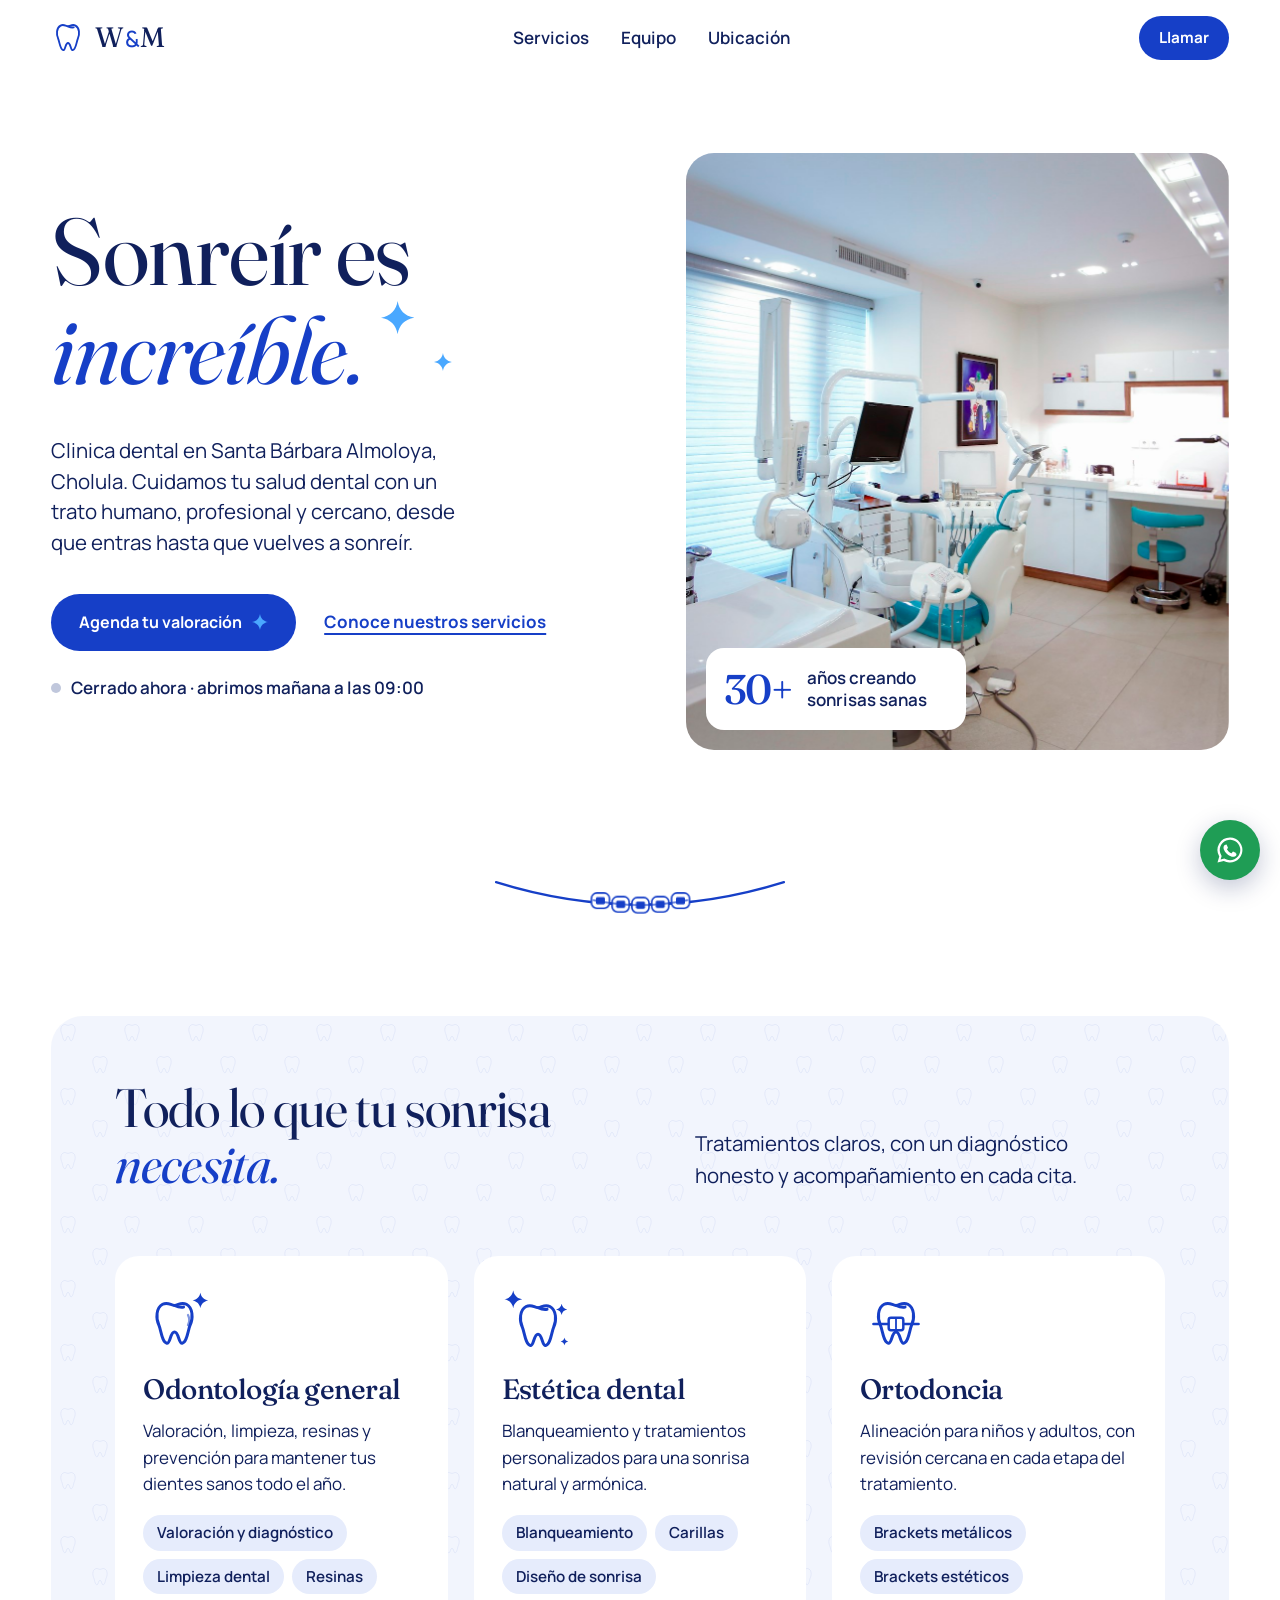
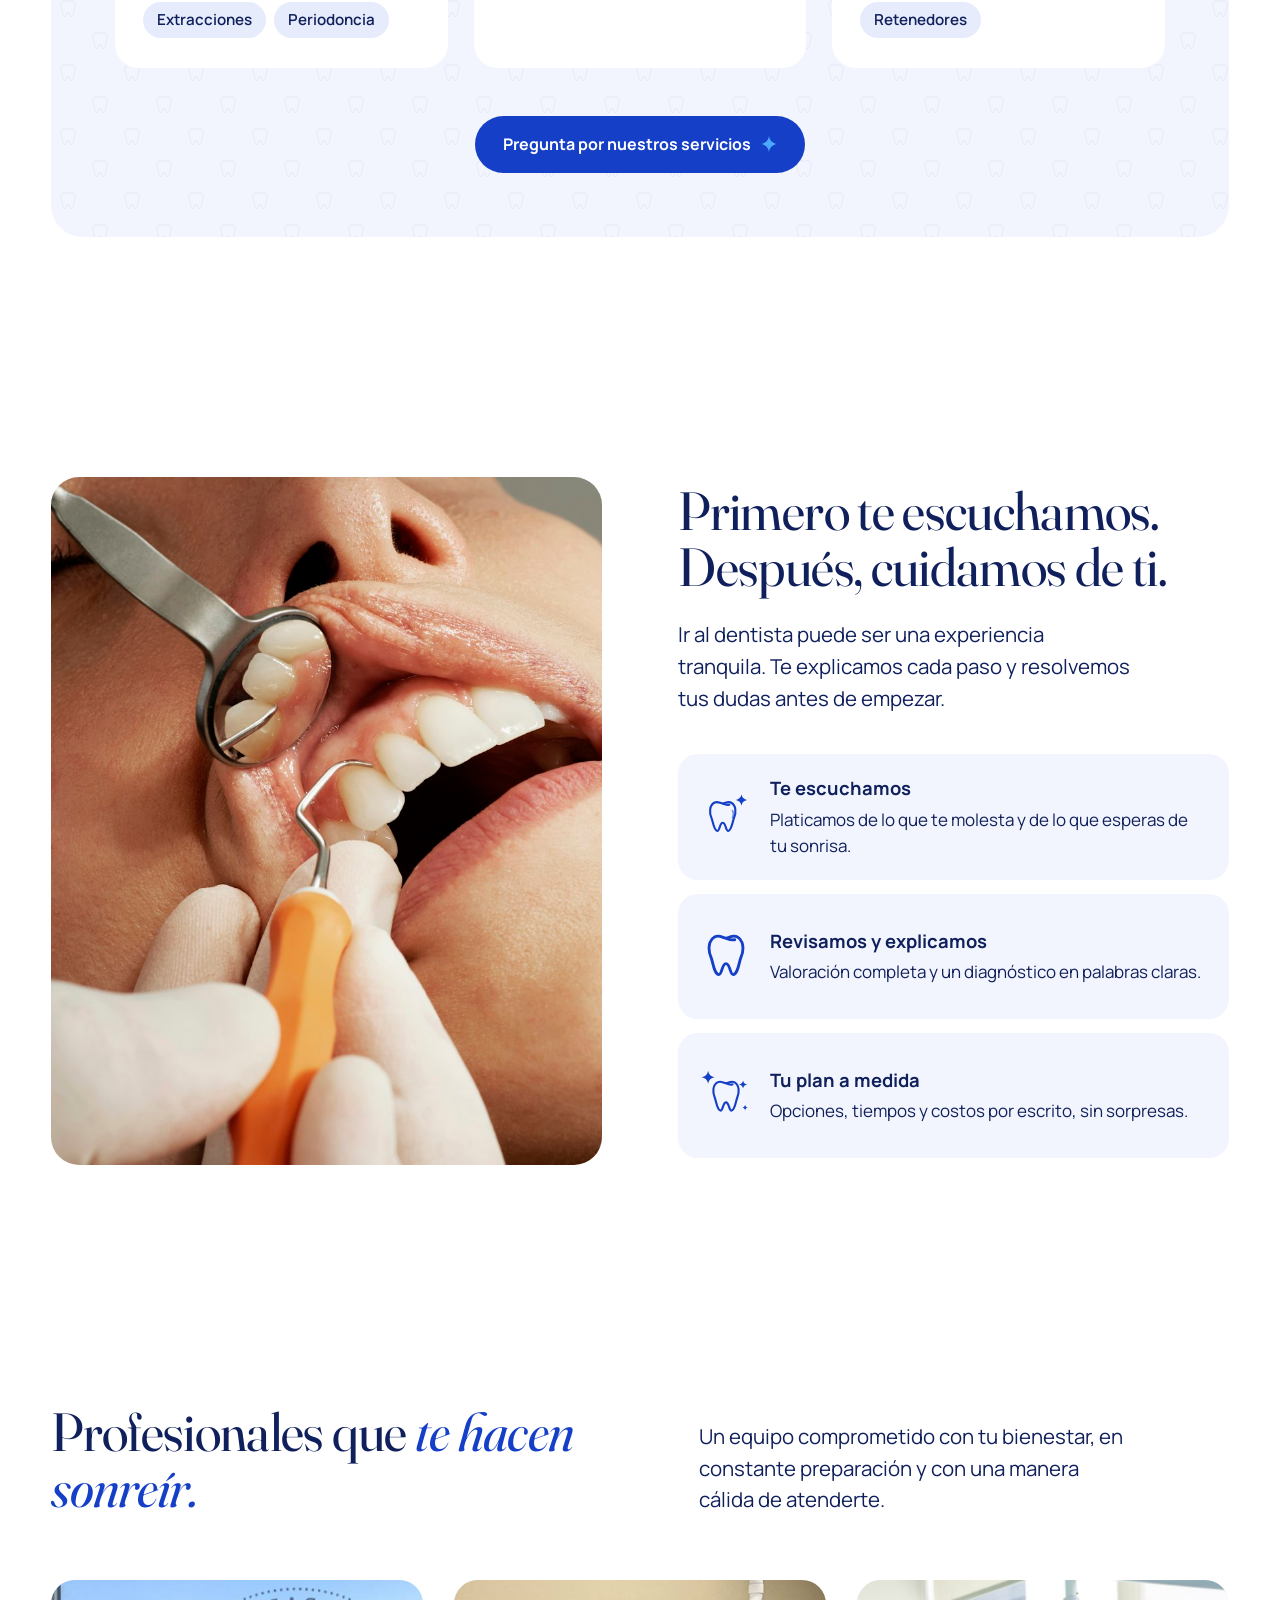
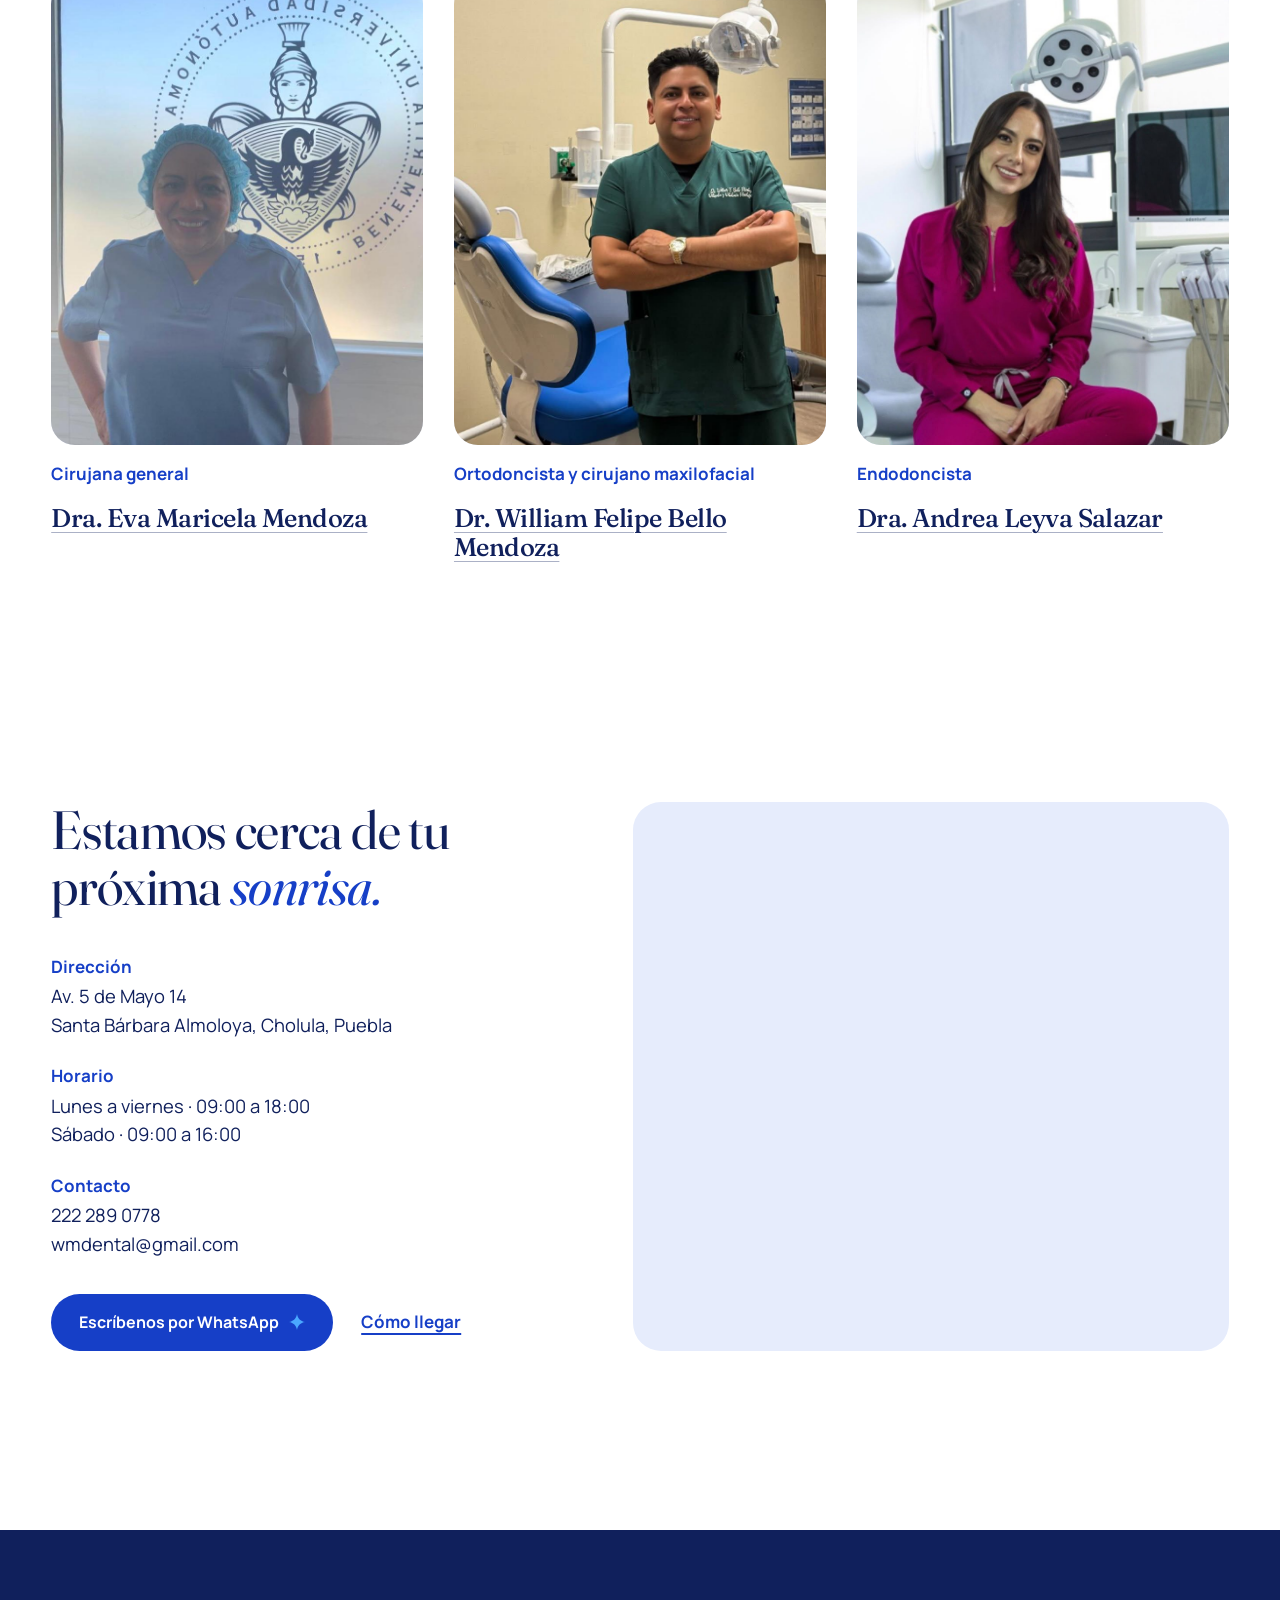
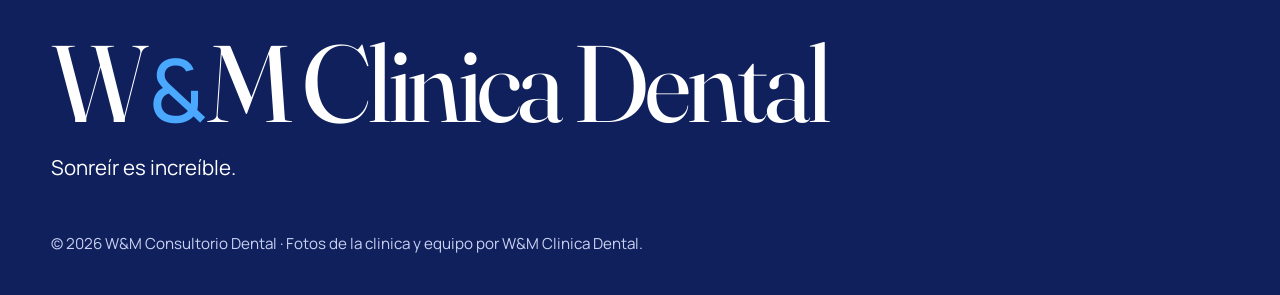
<file: index.html>
<!doctype html>
<html lang="es">
<head>
  <meta charset="UTF-8">
  <meta name="viewport" content="width=device-width, initial-scale=1.0">
  <title>W&amp;M Clinica Dental · Santa Bárbara Almoloya, Cholula</title>
  <meta name="description" content="Clinica dental en Santa Bárbara Almoloya, Cholula, Puebla. Odontología general, estética dental y ortodoncia.">
  <link rel="icon" href="img/favicon.svg" type="image/svg+xml">
  <link rel="preconnect" href="https://fonts.googleapis.com">
  <link rel="preconnect" href="https://fonts.gstatic.com" crossorigin>
  <link href="https://fonts.googleapis.com/css2?family=Fraunces:ital,opsz,wght@0,9..144,400;0,9..144,500;1,9..144,400;1,9..144,500&family=Manrope:wght@400;500;600;700&display=swap" rel="stylesheet">
  <link rel="stylesheet" href="css/estilos.css">
</head>
<body>
  <!-- Dibujos propios: diente del logo, variantes por servicio y destello -->
  <svg width="0" height="0" class="sprite" aria-hidden="true">
    <defs>
      <symbol id="diente" viewBox="0 0 40 40">
        <path d="M11.2 5.4C6.4 8 6 15.6 8.5 21.1c1.5 3.3 2.2 12.5 5.8 13.2 2.7.5 2.4-8.4 5.7-8.4s3 8.9 5.7 8.4c3.6-.7 4.3-9.9 5.8-13.2C34 15.6 33.6 8 28.8 5.4c-3.9-2.1-6.1.8-8.8.8s-4.9-2.9-8.8-.8Z" fill="none" stroke="currentColor" stroke-width="2.2" stroke-linejoin="round"/>
        <path d="M20 6.3c2.2 1 4.2 1.7 6.7 1.2" fill="none" stroke="currentColor" stroke-width="2.2" stroke-linecap="round"/>
      </symbol>
      <symbol id="destello" viewBox="0 0 20 20">
        <path d="M10 0c.8 5.5 4.5 9.2 10 10-5.5.8-9.2 4.5-10 10-.8-5.5-4.5-9.2-10-10 5.5-.8 9.2-4.5 10-10Z" fill="currentColor"/>
      </symbol>
      <symbol id="diente-limpio" viewBox="0 0 64 64">
        <use href="#diente" x="4" y="8" width="48" height="48"/>
        <use href="#destello" x="44" y="4" width="14" height="14" class="brillo"/>
        <path d="M40 24c1.5 3 1.5 6 0 9" fill="none" stroke="currentColor" stroke-width="2" stroke-linecap="round" opacity=".55"/>
      </symbol>
      <symbol id="diente-estetica" viewBox="0 0 64 64">
        <use href="#diente" x="8" y="10" width="48" height="48"/>
        <use href="#destello" x="2" y="2" width="16" height="16" class="brillo"/>
        <use href="#destello" x="48" y="14" width="10" height="10" class="brillo"/>
        <use href="#destello" x="52" y="44" width="7" height="7" class="brillo"/>
      </symbol>
      <symbol id="diente-brackets" viewBox="0 0 64 64">
        <use href="#diente" x="8" y="8" width="48" height="48"/>
        <path class="b-alambre" d="M12 32h40" stroke="currentColor" stroke-width="2.4" stroke-linecap="round"/>
        <g class="b-bracket">
          <rect x="25.5" y="26.5" width="13" height="11" rx="2" fill="var(--fondo)" stroke="currentColor" stroke-width="2.2"/>
          <path d="M32 26.5v11" stroke="currentColor" stroke-width="1.6"/>
        </g>
      </symbol>
    </defs>
  </svg>

  <a class="saltar" href="#contenido">Saltar al contenido</a>

  <header class="barra">
    <div class="marco barra-dentro">
      <a class="marca" href="#inicio" aria-label="W&amp;M Clinica Dental, inicio">
        <svg class="marca-diente" aria-hidden="true"><use href="#diente"/></svg>
        <span class="marca-nombre">W<span>&amp;</span>M</span>
      </a>
      <nav class="menu" aria-label="Navegación principal">
        <a href="#servicios">Servicios</a>
        <a href="#equipo">Equipo</a>
        <a href="#ubicacion">Ubicación</a>
      </nav>
      <a class="boton boton-chico" data-tel href="tel:+522222890778">Llamar</a>
    </div>
  </header>

  <main id="contenido">
    <!-- Portada -->
    <section class="portada marco" id="inicio" aria-labelledby="titulo-portada">
      <div class="portada-texto">
        <h1 id="titulo-portada">
          <span data-campo="portada.titulo">Sonreír es</span>
          <span class="acento-envoltura">
            <em data-campo="portada.titulo_destacado">increíble.</em>
            <svg class="destello d1" aria-hidden="true"><use href="#destello"/></svg>
            <svg class="destello d2" aria-hidden="true"><use href="#destello"/></svg>
          </span>
        </h1>
        <p class="portada-copia" data-campo="portada.texto">Clinica dental en Santa Bárbara Almoloya, Cholula.</p>
        <div class="acciones">
          <a class="boton boton-principal" data-whatsapp href="https://wa.me/522222890778">
            <span data-campo="portada.boton">Agenda tu valoración</span>
            <svg class="destello-boton" aria-hidden="true"><use href="#destello"/></svg>
          </a>
          <a class="enlace" href="#servicios">Conoce nuestros servicios</a>
        </div>
        <p class="estado" data-estado aria-live="polite"></p>
      </div>
      <figure class="portada-foto">
        <img data-foto="portada" src="img/fotos/consultorio.jpg" alt="Sillón y equipo de un consultorio dental moderno" width="1800" height="1200" fetchpriority="high">
        <figcaption class="portada-dato">
          <strong data-campo="portada.dato_numero">10+</strong>
          <span data-campo="portada.dato_texto">años creando sonrisas sanas</span>
        </figcaption>
      </figure>
    </section>

    <div class="sonrisa" aria-hidden="true"><svg viewBox="0 0 400 46"><use href="#sonrisa"/></svg></div>

    <!-- Servicios -->
    <section class="seccion servicios" id="servicios" aria-labelledby="titulo-servicios">
      <div class="marco">
        <div class="cabeza">
          <h2 id="titulo-servicios">Todo lo que tu sonrisa <em>necesita.</em></h2>
          <p data-campo="servicios_intro"></p>
        </div>
        <div class="servicios-lista" data-lista="servicios"></div>
        <div class="servicios-pie">
          <a class="boton boton-principal" data-whatsapp-servicios href="https://wa.me/522222890778">
            <span data-campo="servicios_boton">Pregunta por nuestros servicios</span>
            <svg class="destello-boton" aria-hidden="true"><use href="#destello"/></svg>
          </a>
        </div>
      </div>
    </section>

    <div class="sonrisa" aria-hidden="true"><svg viewBox="0 0 400 46"><use href="#sonrisa"/></svg></div>

    <!-- Proceso -->
    <section class="seccion proceso" aria-labelledby="titulo-proceso">
      <div class="marco proceso-dentro">
        <img class="proceso-foto" data-foto="proceso" src="img/fotos/atencion.jpg" alt="" width="1400" height="933" loading="lazy">
        <div class="proceso-texto">
          <h2 id="titulo-proceso" data-campo="proceso.titulo">Primero te escuchamos. Después, cuidamos de ti.</h2>
          <p data-campo="proceso.texto"></p>
          <ol class="pasos" data-lista="pasos"></ol>
        </div>
      </div>
    </section>

    <div class="sonrisa" aria-hidden="true"><svg viewBox="0 0 400 46"><use href="#sonrisa"/></svg></div>

    <!-- Equipo -->
    <section class="seccion equipo" id="equipo" aria-labelledby="titulo-equipo">
      <div class="marco">
        <div class="cabeza">
          <h2 id="titulo-equipo">Profesionales que <em>te hacen sonreír.</em></h2>
          <p data-campo="equipo_intro"></p>
        </div>
        <div class="equipo-lista" data-lista="equipo"></div>
      </div>
    </section>

    <div class="sonrisa" aria-hidden="true"><svg viewBox="0 0 400 46"><use href="#sonrisa"/></svg></div>

    <!-- Ubicación -->
    <section class="seccion ubicacion" id="ubicacion" aria-labelledby="titulo-ubicacion">
      <div class="marco ubicacion-dentro">
        <div class="ubicacion-texto">
          <h2 id="titulo-ubicacion">Estamos cerca de tu próxima <em>sonrisa.</em></h2>
          <dl class="datos">
            <div><dt>Dirección</dt><dd><span data-campo="contacto.direccion"></span><br><span data-campo="contacto.colonia"></span></dd></div>
            <div><dt>Horario</dt><dd data-lista="horario"></dd></div>
            <div><dt>Contacto</dt><dd>
              <a data-tel href="tel:+522222890778" data-campo="contacto.telefono">222 289 0778</a><br>
              <a data-correo href="mailto:wmdental@gmail.com" data-campo="contacto.correo">wmdental@gmail.com</a>
            </dd></div>
          </dl>
          <div class="acciones">
            <a class="boton boton-principal" data-whatsapp href="https://wa.me/522222890778">Escríbenos por WhatsApp
              <svg class="destello-boton" aria-hidden="true"><use href="#destello"/></svg></a>
            <a class="enlace" data-mapa-link href="https://www.google.com/maps" target="_blank" rel="noopener">Cómo llegar</a>
          </div>
        </div>
        <div class="mapa">
          <iframe data-mapa title="Mapa de la ubicación de W&amp;M Clinica Dental" loading="lazy" referrerpolicy="no-referrer-when-downgrade"></iframe>
        </div>
      </div>
    </section>
  </main>

  <footer class="pie">
    <div class="marco">
      <p class="pie-nombre">W<span>&amp;</span>M Clinica Dental</p>
      <p class="pie-lema" data-campo="lema">Sonreír es increíble.</p>
      <p class="pie-legal"><span data-anio></span> · <span data-campo="creditos_fotos"></span></p>
    </div>
  </footer>

  <a class="whatsapp-flotante" data-whatsapp href="https://wa.me/522222890778" aria-label="Escríbenos por WhatsApp">
    <svg viewBox="0 0 24 24" aria-hidden="true"><path fill="currentColor" d="M12 2a10 10 0 0 0-8.6 15.1L2 22l5-1.3A10 10 0 1 0 12 2Zm0 18.2a8.2 8.2 0 0 1-4.2-1.2l-.3-.2-3 .8.8-2.9-.2-.3A8.2 8.2 0 1 1 12 20.2Zm4.5-6.1c-.2-.1-1.5-.7-1.7-.8-.2-.1-.4-.1-.6.1l-.8 1c-.1.2-.3.2-.5.1a6.7 6.7 0 0 1-3.3-2.9c-.2-.4.2-.4.7-1.3.1-.2 0-.3 0-.4l-.8-1.8c-.2-.5-.4-.4-.6-.4h-.5a1 1 0 0 0-.7.3 3 3 0 0 0-.9 2.2c0 1.3.9 2.5 1 2.7.1.2 1.8 2.8 4.4 3.9 1.6.7 2.3.8 3.1.6.5-.1 1.5-.6 1.7-1.2.2-.6.2-1.1.2-1.2-.1-.1-.3-.2-.5-.3Z"/></svg>
  </a>

  <!-- La sonrisa de los separadores: curva y una hilera de dientitos -->
  <svg width="0" height="0" class="sprite" aria-hidden="true">
    <!-- Separador "sonrisa": curva, dientitos y brackets (se anima al entrar en pantalla) -->
    <symbol id="sonrisa" viewBox="0 0 400 46">
      <path class="s-curva" pathLength="1" d="M40 8 Q200 58 360 8" fill="none" stroke="currentColor" stroke-width="2.5" stroke-linecap="round"/>
      <g class="s-dientes" fill="var(--fondo)" stroke="currentColor" stroke-width="1.8">
        <rect x="146" y="20" width="20" height="17" rx="6"/>
        <rect x="169" y="24" width="19" height="17" rx="6"/>
        <rect x="191" y="25" width="19" height="17" rx="6"/>
        <rect x="213" y="24" width="19" height="17" rx="6"/>
        <rect x="235" y="20" width="20" height="17" rx="6"/>
      </g>
      <path class="s-alambre" pathLength="1" d="M148 27.8 Q200 39 253 27.8" fill="none" stroke="currentColor" stroke-width="1.4" stroke-linecap="round"/>
      <g class="s-brackets" fill="currentColor">
        <rect x="151" y="24.5" width="10" height="8" rx="1.6"/>
        <rect x="173.5" y="28.5" width="10" height="8" rx="1.6"/>
        <rect x="195.5" y="29.5" width="10" height="8" rx="1.6"/>
        <rect x="217.5" y="28.5" width="10" height="8" rx="1.6"/>
        <rect x="240" y="24.5" width="10" height="8" rx="1.6"/>
      </g>
    </symbol>
  </svg>
  <script src="js/main.js"></script>
</body>
</html>
</file>
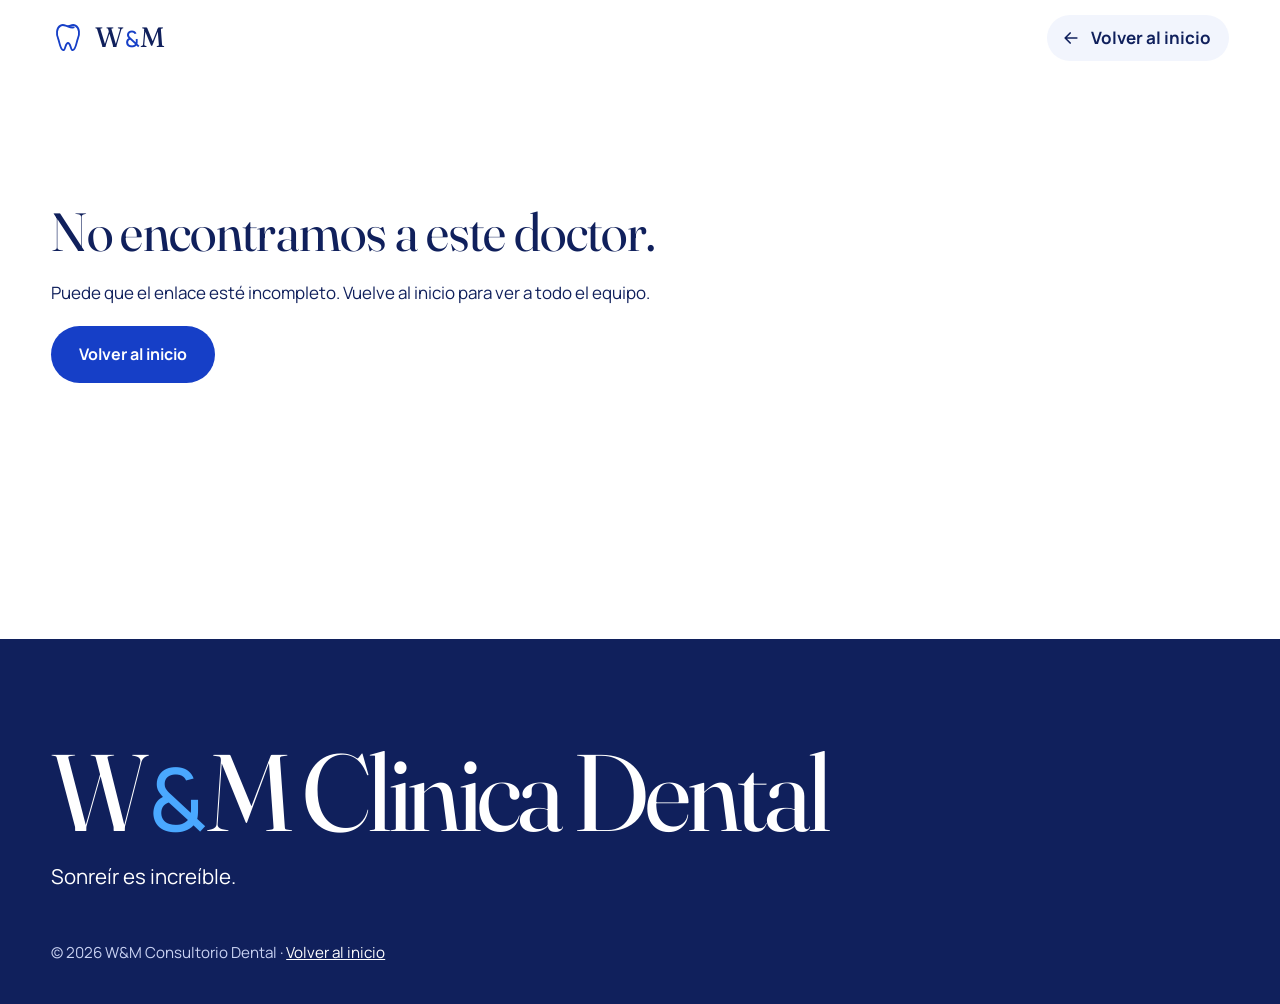
<file: doctor.html>
<!doctype html>
<html lang="es">
<head>
  <meta charset="UTF-8">
  <meta name="viewport" content="width=device-width, initial-scale=1.0">
  <title>Nuestro equipo · W&amp;M Clinica Dental</title>
  <meta name="description" content="Conoce a los especialistas de W&amp;M Clinica Dental en Santa Bárbara Almoloya, Cholula.">
  <link rel="icon" href="img/favicon.svg" type="image/svg+xml">
  <link rel="preconnect" href="https://fonts.googleapis.com">
  <link rel="preconnect" href="https://fonts.gstatic.com" crossorigin>
  <link href="https://fonts.googleapis.com/css2?family=Fraunces:ital,opsz,wght@0,9..144,400;0,9..144,500;1,9..144,400;1,9..144,500&family=Manrope:wght@400;500;600;700&display=swap" rel="stylesheet">
  <link rel="stylesheet" href="css/estilos.css">
  <link rel="stylesheet" href="css/doctor.css">
</head>
<body class="pagina-doctor">
  <!-- Dibujos propios (los mismos del index) -->
  <svg width="0" height="0" class="sprite" aria-hidden="true">
    <defs>
      <symbol id="diente" viewBox="0 0 40 40">
        <path d="M11.2 5.4C6.4 8 6 15.6 8.5 21.1c1.5 3.3 2.2 12.5 5.8 13.2 2.7.5 2.4-8.4 5.7-8.4s3 8.9 5.7 8.4c3.6-.7 4.3-9.9 5.8-13.2C34 15.6 33.6 8 28.8 5.4c-3.9-2.1-6.1.8-8.8.8s-4.9-2.9-8.8-.8Z" fill="none" stroke="currentColor" stroke-width="2.2" stroke-linejoin="round"/>
        <path d="M20 6.3c2.2 1 4.2 1.7 6.7 1.2" fill="none" stroke="currentColor" stroke-width="2.2" stroke-linecap="round"/>
      </symbol>
      <symbol id="destello" viewBox="0 0 20 20">
        <path d="M10 0c.8 5.5 4.5 9.2 10 10-5.5.8-9.2 4.5-10 10-.8-5.5-4.5-9.2-10-10 5.5-.8 9.2-4.5 10-10Z" fill="currentColor"/>
      </symbol>
      <symbol id="diente-limpio" viewBox="0 0 64 64">
        <use href="#diente" x="4" y="8" width="48" height="48"/>
        <use href="#destello" x="44" y="4" width="14" height="14" class="brillo"/>
        <path d="M40 24c1.5 3 1.5 6 0 9" fill="none" stroke="currentColor" stroke-width="2" stroke-linecap="round" opacity=".55"/>
      </symbol>
      <symbol id="diente-estetica" viewBox="0 0 64 64">
        <use href="#diente" x="8" y="10" width="48" height="48"/>
        <use href="#destello" x="2" y="2" width="16" height="16" class="brillo"/>
        <use href="#destello" x="48" y="14" width="10" height="10" class="brillo"/>
        <use href="#destello" x="52" y="44" width="7" height="7" class="brillo"/>
      </symbol>
      <symbol id="diente-brackets" viewBox="0 0 64 64">
        <use href="#diente" x="8" y="8" width="48" height="48"/>
        <path class="b-alambre" d="M12 32h40" stroke="currentColor" stroke-width="2.4" stroke-linecap="round"/>
        <g class="b-bracket">
          <rect x="25.5" y="26.5" width="13" height="11" rx="2" fill="var(--fondo)" stroke="currentColor" stroke-width="2.2"/>
          <path d="M32 26.5v11" stroke="currentColor" stroke-width="1.6"/>
        </g>
      </symbol>
      <symbol id="wa" viewBox="0 0 24 24">
        <path fill="currentColor" d="M12 2a10 10 0 0 0-8.6 15.1L2 22l5-1.3A10 10 0 1 0 12 2Zm0 18.2a8.2 8.2 0 0 1-4.2-1.2l-.3-.2-3 .8.8-2.9-.2-.3A8.2 8.2 0 1 1 12 20.2Zm4.5-6.1c-.2-.1-1.5-.7-1.7-.8-.2-.1-.4-.1-.6.1l-.8 1c-.1.2-.3.2-.5.1a6.7 6.7 0 0 1-3.3-2.9c-.2-.4.2-.4.7-1.3.1-.2 0-.3 0-.4l-.8-1.8c-.2-.5-.4-.4-.6-.4h-.5a1 1 0 0 0-.7.3 3 3 0 0 0-.9 2.2c0 1.3.9 2.5 1 2.7.1.2 1.8 2.8 4.4 3.9 1.6.7 2.3.8 3.1.6.5-.1 1.5-.6 1.7-1.2.2-.6.2-1.1.2-1.2-.1-.1-.3-.2-.5-.3Z"/>
      </symbol>
      <symbol id="flecha" viewBox="0 0 24 24">
        <path d="M19 12H5m6-6-6 6 6 6" fill="none" stroke="currentColor" stroke-width="2" stroke-linecap="round" stroke-linejoin="round"/>
      </symbol>
      <!-- Separador "sonrisa": curva, dientitos y brackets (se anima al entrar en pantalla) -->
      <symbol id="sonrisa" viewBox="0 0 400 46">
        <path class="s-curva" pathLength="1" d="M40 8 Q200 58 360 8" fill="none" stroke="currentColor" stroke-width="2.5" stroke-linecap="round"/>
        <g class="s-dientes" fill="var(--fondo)" stroke="currentColor" stroke-width="1.8">
          <rect x="146" y="20" width="20" height="17" rx="6"/>
          <rect x="169" y="24" width="19" height="17" rx="6"/>
          <rect x="191" y="25" width="19" height="17" rx="6"/>
          <rect x="213" y="24" width="19" height="17" rx="6"/>
          <rect x="235" y="20" width="20" height="17" rx="6"/>
        </g>
        <path class="s-alambre" pathLength="1" d="M148 27.8 Q200 39 253 27.8" fill="none" stroke="currentColor" stroke-width="1.4" stroke-linecap="round"/>
        <g class="s-brackets" fill="currentColor">
          <rect x="151" y="24.5" width="10" height="8" rx="1.6"/>
          <rect x="173.5" y="28.5" width="10" height="8" rx="1.6"/>
          <rect x="195.5" y="29.5" width="10" height="8" rx="1.6"/>
          <rect x="217.5" y="28.5" width="10" height="8" rx="1.6"/>
          <rect x="240" y="24.5" width="10" height="8" rx="1.6"/>
        </g>
      </symbol>
    </defs>
  </svg>

  <a class="saltar" href="#contenido">Saltar al contenido</a>

  <header class="barra">
    <div class="marco barra-dentro">
      <a class="marca" href="index.html" aria-label="W&amp;M Clinica Dental, volver al inicio">
        <svg class="marca-diente" aria-hidden="true"><use href="#diente"/></svg>
        <span class="marca-nombre">W<span>&amp;</span>M</span>
      </a>
      <a class="volver" href="index.html#equipo">
        <svg aria-hidden="true"><use href="#flecha"/></svg>
        <span>Volver al inicio</span>
      </a>
    </div>
  </header>

  <main id="contenido">
    <!-- Se llena con js/doctor.js según ?id= en la dirección -->
    <section class="perfil marco" aria-labelledby="perfil-nombre">
      <div class="perfil-texto">
        <p class="perfil-ruta"><a href="index.html#equipo">Nuestro equipo</a> <span aria-hidden="true">/</span> <span data-d="especialidad"></span></p>
        <h1 id="perfil-nombre" data-d="nombre">Cargando…</h1>
        <p class="perfil-especialidad" data-d="especialidad"></p>

        <div class="cedula" data-cedula hidden>
          <svg class="cedula-icono" aria-hidden="true"><use href="#diente-limpio"/></svg>
          <div>
            <span class="cedula-etiqueta">Cédula profesional</span>
            <strong class="cedula-numero" data-d="cedula"></strong>
          </div>
          <a class="cedula-verificar" href="https://www.cedulaprofesional.sep.gob.mx/" target="_blank" rel="noopener">Verificar en la SEP</a>
        </div>

        <div class="acciones">
          <a class="boton boton-wa" data-wa href="#">
            <svg aria-hidden="true"><use href="#wa"/></svg>
            <span data-d="boton_wa">Agendar por WhatsApp</span>
          </a>
          <a class="perfil-numero" data-wa href="#" data-d="telefono"></a>
        </div>
      </div>

      <figure class="perfil-foto" data-d-foto>
        <!-- la foto la inserta js/doctor.js -->
        <svg class="destello p1" aria-hidden="true"><use href="#destello"/></svg>
        <svg class="destello p2" aria-hidden="true"><use href="#destello"/></svg>
        <figcaption class="perfil-sello">
          <svg aria-hidden="true"><use href="#diente"/></svg>
          <span>Atiende en <strong>W&amp;M</strong><br>Santa Bárbara Almoloya</span>
        </figcaption>
      </figure>
    </section>

    <div class="sonrisa" aria-hidden="true"><svg viewBox="0 0 400 46"><use href="#sonrisa"/></svg></div>

    <!-- Especialidades -->
    <section class="seccion especialidades" aria-labelledby="titulo-especialidades">
      <div class="marco">
        <div class="cabeza">
          <h2 id="titulo-especialidades">Especialidades <em>y enfoque.</em></h2>
          <p>Áreas en las que se ha preparado para cuidar tu sonrisa con precisión y calma.</p>
        </div>
        <ol class="especialidades-lista" data-lista="especialidades"></ol>
      </div>
    </section>

    <!-- Galería -->
    <section class="seccion galeria" data-seccion-galeria aria-labelledby="titulo-galeria">
      <div class="marco">
        <div class="cabeza">
          <h2 id="titulo-galeria">En consulta, <em>de cerca.</em></h2>
          <p>Un vistazo a su día a día en la clínica. Toca una foto para verla completa.</p>
        </div>
        <div class="galeria-lista" data-lista="galeria"></div>
      </div>
    </section>

    <!-- Formación (solo aparece si hay datos) -->
    <section class="seccion formacion" data-seccion-formacion hidden aria-labelledby="titulo-formacion">
      <div class="marco formacion-dentro">
        <h2 id="titulo-formacion">Formación <em>y trayectoria.</em></h2>
        <ol class="linea" data-lista="formacion"></ol>
      </div>
    </section>

    <!-- Llamado final -->
    <section class="seccion">
      <div class="marco cierre">
        <svg class="cierre-diente" aria-hidden="true"><use href="#diente-estetica"/></svg>
        <h2 data-d="cierre_titulo">¿Agendamos tu cita?</h2>
        <p>Escríbele directo por WhatsApp; te responde el equipo de W&amp;M con horarios disponibles.</p>
        <div class="acciones">
          <a class="boton boton-claro" data-wa href="#">
            <svg aria-hidden="true"><use href="#wa"/></svg>
            <span>Escribir por WhatsApp</span>
          </a>
          <a class="enlace enlace-claro" href="index.html">Volver al inicio</a>
        </div>
      </div>
    </section>

    <!-- Resto del equipo -->
    <section class="seccion otros" data-seccion-otros aria-labelledby="titulo-otros">
      <div class="marco">
        <h2 id="titulo-otros" class="otros-titulo">Conoce al resto <em>del equipo.</em></h2>
        <div class="otros-lista" data-lista="otros"></div>
      </div>
    </section>
  </main>

  <footer class="pie">
    <div class="marco">
      <p class="pie-nombre">W<span>&amp;</span>M Clinica Dental</p>
      <p class="pie-lema" data-campo="lema">Sonreír es increíble.</p>
      <p class="pie-legal"><span data-anio></span> · <a href="index.html">Volver al inicio</a></p>
    </div>
  </footer>

  <!-- Visor de fotos -->
  <dialog class="visor" data-visor aria-label="Foto ampliada">
    <form method="dialog"><button class="visor-cerrar" aria-label="Cerrar">×</button></form>
  </dialog>

  <script src="js/doctor.js"></script>
</body>
</html>
</file>
<file: css/estilos.css>
/* W&M Consultorio Dental · estilo "Azul clínico" */

:root {
  --azul: #163fc7;
  --azul-oscuro: #0e2d9a;
  --tinta: #10205c;
  --tinta-suave: #3c4a7a;
  --fondo: #ffffff;
  --fondo-suave: #f2f5fd;
  --campo: #e6ecfc;
  --brillo: #4aa8ff;
  --verde-wa: #1f9d55;

  --serif: "Fraunces", Georgia, "Times New Roman", serif;
  --sans: "Manrope", system-ui, -apple-system, "Segoe UI", sans-serif;

  --margen: clamp(20px, 4vw, 56px);
  --ancho: 1280px;
  --separacion: clamp(72px, 10vw, 150px);

  --t-display: clamp(3rem, 7.4vw, 6.6rem);
  --t-titulo: clamp(2.1rem, 4.2vw, 3.6rem);
  --t-sub: clamp(1.2rem, 1.6vw, 1.45rem);
  --t-texto: 1.0625rem;

  --curva: cubic-bezier(.2, .7, .2, 1);
}

*, *::before, *::after { box-sizing: border-box; }

html { scroll-behavior: smooth; scroll-padding-top: 88px; }

body {
  margin: 0;
  font-family: var(--sans);
  font-size: var(--t-texto);
  line-height: 1.55;
  color: var(--tinta);
  background: var(--fondo);
  -webkit-font-smoothing: antialiased;
}

img { display: block; max-width: 100%; height: auto; }
a { color: inherit; }
h1, h2, h3, p, ol, dl, dd, figure { margin: 0; }

h1, h2 {
  font-family: var(--serif);
  font-weight: 400;
  letter-spacing: -0.012em;
  line-height: 1.04;
  font-variation-settings: "opsz" 96;
}
h1 em, h2 em { color: var(--azul); font-style: italic; }

:focus-visible { outline: 3px solid var(--brillo); outline-offset: 3px; border-radius: 4px; }
::selection { background: var(--azul); color: #fff; }

.sprite { position: absolute; width: 0; height: 0; overflow: hidden; }

.saltar {
  position: absolute; left: 16px; top: -60px; z-index: 50;
  background: var(--tinta); color: #fff; padding: 10px 16px; border-radius: 8px; text-decoration: none;
}
.saltar:focus { top: 12px; }

.marco { width: min(100% - 2 * var(--margen), var(--ancho)); margin-inline: auto; }

/*botones*/
.boton {
  position: relative;
  display: inline-flex; align-items: center; gap: 10px;
  padding: 16px 28px;
  border-radius: 999px;
  font-weight: 700; font-size: 1rem; text-decoration: none;
  transition: transform .25s var(--curva), background-color .25s;
}
.boton-principal { background: var(--azul); color: #fff; }
.boton-principal:hover { background: var(--azul-oscuro); transform: translateY(-2px); }
.boton-principal:active { transform: translateY(0) scale(.98); }
.boton-chico { padding: 10px 20px; background: var(--azul); color: #fff; font-size: .95rem; }
.boton-chico:hover { background: var(--azul-oscuro); }

.destello-boton { width: 16px; height: 16px; color: var(--brillo); transition: transform .4s var(--curva); }
.boton:hover .destello-boton, .boton:focus-visible .destello-boton { transform: rotate(90deg) scale(1.25); }

.enlace {
  font-weight: 700; color: var(--azul); text-decoration: underline;
  text-decoration-thickness: 2px; text-underline-offset: 5px;
  transition: text-underline-offset .2s;
}
.enlace:hover { text-underline-offset: 8px; }

/* ---------- Barra ---------- */
.barra {
  position: sticky; top: 0; z-index: 20;
  background: var(--fondo);
  transition: background-color .3s;
}
.barra.con-scroll { background: var(--fondo-suave); }
.barra-dentro { display: flex; align-items: center; justify-content: space-between; gap: 24px; min-height: 76px; }
.marca { display: inline-flex; align-items: center; gap: 10px; text-decoration: none; }
.marca-diente { width: 34px; height: 34px; color: var(--azul); transition: transform .4s var(--curva); }
.marca:hover .marca-diente { transform: rotate(-10deg); }
.marca-nombre { font-family: var(--serif); font-size: 1.75rem; letter-spacing: -0.03em; }
.marca-nombre span, .pie-nombre span { color: var(--azul); font-family: var(--sans); font-weight: 500; font-size: .8em; padding-inline: .06em; }
.menu { display: flex; gap: 32px; font-weight: 600; }
.menu a { position: relative; text-decoration: none; padding: 6px 0; }
.menu a::after { content: ""; position: absolute; left: 0; right: 0; bottom: 0; height: 2px; background: currentColor; transform: scaleX(0); transform-origin: left; transition: transform .25s var(--curva); }
.menu a:hover::after { transform: scaleX(1); }

/* Portada*/
.portada {
  display: grid;
  grid-template-columns: 1.05fr 1fr;
  gap: clamp(32px, 5vw, 80px);
  align-items: center;
  padding-block: clamp(32px, 6vw, 88px) clamp(40px, 6vw, 80px);
}
.portada h1 { font-size: var(--t-display); }
.portada h1 > span { display: block; }
.acento-envoltura { position: relative; display: inline-block !important; }
.destello { position: absolute; color: var(--brillo); }
.destello.d1 { width: clamp(22px, 2.6vw, 36px); height: clamp(22px, 2.6vw, 36px); top: 0; right: -0.55em; animation: titilar 3.2s ease-in-out infinite; }
.destello.d2 { width: clamp(12px, 1.4vw, 18px); height: clamp(12px, 1.4vw, 18px); top: .55em; right: -0.95em; animation: titilar 3.2s ease-in-out 1.1s infinite; }
@keyframes titilar { 0%, 100% { transform: scale(1) rotate(0); opacity: 1; } 50% { transform: scale(.55) rotate(45deg); opacity: .55; } }

.portada-copia { margin-top: 36px; font-size: var(--t-sub); line-height: 1.5; max-width: 34ch; }
.acciones { display: flex; flex-wrap: wrap; align-items: center; gap: 16px 28px; margin-top: 36px; }
.estado { margin-top: 24px; font-weight: 600; display: flex; align-items: center; gap: 10px; min-height: 1.5em; }
.estado { position: relative; }
.estado::before { content: ""; flex: none; width: 10px; height: 10px; border-radius: 50%; background: var(--campo); }
.estado.abierto::before { background: var(--verde-wa); }
.estado.abierto::after { content: ""; position: absolute; left: 0; top: 50%; width: 10px; height: 10px; margin-top: -5px; border-radius: 50%; background: var(--verde-wa); opacity: .4; animation: pulso 2s infinite; }
.estado.cerrado::before { background: #c0c7dc; }
.estado:empty { display: none; }
@keyframes pulso { 0% { transform: scale(1); opacity: .45; } 80%, 100% { transform: scale(2.8); opacity: 0; } }

.portada-foto { position: relative; border-radius: 28px; overflow: hidden; aspect-ratio: 4 / 4.4; }
.portada-foto img { width: 100%; height: 100%; object-fit: cover; transform: scale(1.06); animation: acercar 18s ease-out forwards; }
@keyframes acercar { to { transform: scale(1); } }
.portada-dato {
  position: absolute; left: 20px; bottom: 20px;
  display: flex; align-items: center; gap: 14px;
  background: var(--fondo); color: var(--tinta);
  padding: 14px 22px 14px 18px; border-radius: 18px; max-width: 260px;
  font-weight: 600; line-height: 1.3;
}
.portada-dato strong { font-family: var(--serif); font-weight: 500; font-size: 2.6rem; color: var(--azul); letter-spacing: -0.03em; }

/* ---------- Separador sonrisa ---------- */
.sonrisa { display: flex; justify-content: center; color: var(--azul); padding-block: clamp(24px, 4vw, 48px); }
.sonrisa svg { width: min(360px, 70vw); height: auto; overflow: visible; }
/* Cada vez que entra en pantalla: la curva se dibuja y crece, brotan los dientes, luego el alambre y los brackets */
.js .sonrisa:not(.visible) svg { opacity: 0; }
.sonrisa.visible svg { animation: sonreir .9s var(--curva) both; }
.sonrisa.visible .s-curva { stroke-dasharray: 1; animation: trazar .9s var(--curva) both; }
.sonrisa .s-dientes rect, .sonrisa .s-brackets rect { transform-box: fill-box; transform-origin: 50% 100%; }
.sonrisa.visible .s-dientes rect { animation: brotar .55s cubic-bezier(.3, 1.6, .5, 1) both; }
.sonrisa.visible .s-alambre { stroke-dasharray: 1; animation: trazar .6s var(--curva) .85s both; }
.sonrisa.visible .s-brackets rect { transform-origin: center; animation: clic .4s cubic-bezier(.3, 1.8, .5, 1) both; }
.sonrisa .s-dientes rect:nth-child(1) { animation-delay: .30s; } .sonrisa .s-brackets rect:nth-child(1) { animation-delay: 1.00s; }
.sonrisa .s-dientes rect:nth-child(2) { animation-delay: .37s; } .sonrisa .s-brackets rect:nth-child(2) { animation-delay: 1.07s; }
.sonrisa .s-dientes rect:nth-child(3) { animation-delay: .44s; } .sonrisa .s-brackets rect:nth-child(3) { animation-delay: 1.14s; }
.sonrisa .s-dientes rect:nth-child(4) { animation-delay: .51s; } .sonrisa .s-brackets rect:nth-child(4) { animation-delay: 1.21s; }
.sonrisa .s-dientes rect:nth-child(5) { animation-delay: .58s; } .sonrisa .s-brackets rect:nth-child(5) { animation-delay: 1.28s; }
@keyframes sonreir { from { transform: scaleX(.4); opacity: 0; } to { transform: scaleX(1); opacity: 1; } }
@keyframes trazar { from { stroke-dashoffset: 1; } to { stroke-dashoffset: 0; } }
@keyframes brotar { from { transform: scale(.2) translateY(8px); opacity: 0; } to { transform: none; opacity: 1; } }
@keyframes clic { from { transform: scale(0); opacity: 0; } to { transform: none; opacity: 1; } }

/* ---------- Íconos vivos (servicios, pasos, especialidades) ---------- */
.icono-vivo .brillo, .icono-vivo .icono-cuerpo, .icono-vivo .b-bracket { transform-box: fill-box; transform-origin: center; }
/* Destellos: titilan siempre, cada uno a su ritmo */
.icono-vivo .brillo { animation: titilar 2.6s ease-in-out infinite; }
.icono-vivo use.brillo:nth-of-type(3) { animation-delay: .9s; }
.icono-vivo use.brillo:nth-of-type(4) { animation-delay: 1.7s; }
/* Brackets: el diente se endereza y el bracket hace "clic" */
.icono-diente-brackets .icono-cuerpo { transform-origin: 50% 90%; animation: enderezar 4s var(--curva) infinite; }
.icono-diente-brackets .b-bracket { animation: ajustar 4s var(--curva) infinite; }
@keyframes enderezar { 0%, 8% { transform: rotate(-7deg); } 38%, 100% { transform: rotate(0); } }
@keyframes ajustar { 0%, 34% { transform: none; } 40% { transform: scale(1.22); } 48%, 100% { transform: none; } }

/* ---------- Secciones ---------- */
.seccion { padding-block: clamp(24px, 4vw, 56px); }
.cabeza { display: grid; grid-template-columns: 1.1fr 1fr; gap: 24px 64px; align-items: end; margin-bottom: clamp(40px, 5vw, 72px); }
.cabeza h2 { font-size: var(--t-titulo); }
.cabeza p { font-size: var(--t-sub); max-width: 36ch; }

/* Servicios: campo azul claro con dientitos sutiles */
.servicios .marco {
  background-color: var(--fondo-suave);
  background-image: url("../img/patron-dientes.svg");
  background-size: 64px 64px;
  border-radius: 32px;
  padding: clamp(32px, 5vw, 72px);
}
.servicios-lista { display: grid; grid-template-columns: repeat(3, 1fr); gap: clamp(16px, 2vw, 28px); }
.servicio {
  background: var(--fondo); border-radius: 24px; padding: 32px 28px 30px;
  display: flex; flex-direction: column; gap: 14px;
  transition: transform .35s var(--curva), background-color .3s;
}
.servicio:hover { transform: translateY(-6px); }
.servicio-icono { width: 72px; height: 72px; color: var(--azul); }
.servicio:hover .brillo { animation: titilar 1.2s ease-in-out infinite; transform-box: fill-box; transform-origin: center; }
.servicio h3 { font-family: var(--serif); font-weight: 500; font-size: 1.75rem; letter-spacing: -0.02em; line-height: 1.1; }
.servicio ul { list-style: none; padding: 0; margin: 4px 0 0; display: flex; flex-wrap: wrap; gap: 8px; }
.servicio li { background: var(--campo); border-radius: 999px; padding: 6px 14px; font-size: .95rem; font-weight: 600; }
.servicios-pie { margin-top: clamp(28px, 4vw, 48px); display: flex; justify-content: center; }

/* Proceso */
.proceso-dentro { display: grid; grid-template-columns: 1fr 1fr; gap: clamp(32px, 6vw, 96px); align-items: center; }
.proceso-foto { width: 100%; aspect-ratio: 4 / 5; object-fit: cover; border-radius: 28px; }
.proceso h2 { font-size: var(--t-titulo); }
.proceso-texto > p { margin-top: 24px; font-size: var(--t-sub); max-width: 38ch; }
.pasos { list-style: none; padding: 0; margin-top: 40px; display: grid; grid-auto-rows: 1fr; gap: 14px; }
.paso { display: grid; grid-template-columns: 52px 1fr; gap: 18px; align-items: center; background: var(--fondo-suave); border-radius: 20px; padding: 20px 22px; }
.paso svg { width: 52px; height: 52px; color: var(--azul); }
.paso h3 { font-size: 1.15rem; font-weight: 700; }
.paso p { margin-top: 4px; text-wrap: pretty; }

/* Equipo: apilado en celular; en pantallas anchas filas de 3 (se agregan filas solas al sumar doctores) */
.equipo-lista { display: grid; grid-template-columns: repeat(3, 1fr); column-gap: clamp(16px, 2.4vw, 32px); row-gap: clamp(40px, 5vw, 64px); }
.doctor { display: flex; flex-direction: column; gap: 16px; }
.doctor-foto { border-radius: 24px; overflow: hidden; aspect-ratio: 4 / 5; background: var(--campo); }
.doctor-foto img { width: 100%; height: 100%; object-fit: cover; transition: transform .6s var(--curva); }
.doctor:hover .doctor-foto img { transform: scale(1.04); }
.doctor h3 { font-family: var(--serif); font-weight: 500; font-size: 1.6rem; letter-spacing: -0.02em; line-height: 1.15; }
.doctor p { color: var(--azul); font-weight: 700; }
.doctor-cv { text-decoration: underline; text-decoration-thickness: 1px; text-underline-offset: 5px; text-decoration-color: color-mix(in srgb, currentColor 35%, transparent); transition: color .2s, text-underline-offset .2s; }
.doctor-cv:hover, .doctor-cv:focus-visible { color: var(--azul); text-underline-offset: 8px; text-decoration-color: currentColor; }

/* Ubicación */
.ubicacion-dentro { display: grid; grid-template-columns: 1fr 1.15fr; gap: clamp(32px, 5vw, 80px); align-items: stretch; }
.ubicacion h2 { font-size: var(--t-titulo); }
.datos { margin-top: 40px; display: grid; gap: 24px; }
.datos dt { font-weight: 700; color: var(--azul); }
.datos dd { font-size: 1.15rem; margin-top: 2px; }
.datos a { text-decoration: none; }
.datos a:hover { color: var(--azul); }
.mapa { border-radius: 28px; overflow: hidden; min-height: 420px; background: var(--campo); }
.mapa iframe { width: 100%; height: 100%; min-height: 420px; border: 0; display: block; }

/* Pie */
.pie { margin-top: var(--separacion); background: var(--tinta); color: #fff; padding-block: clamp(56px, 8vw, 110px) 40px; }
.pie-nombre { font-family: var(--serif); font-size: clamp(2.6rem, 8.5vw, 8rem); letter-spacing: -0.04em; line-height: .95; }
.pie-nombre span { color: var(--brillo); }
.pie-lema { margin-top: 16px; font-size: var(--t-sub); }
.pie-legal { margin-top: 48px; font-size: .95rem; color: #c9d2f2; }

/* WhatsApp flotante */
.whatsapp-flotante {
  position: fixed; right: 20px; bottom: 20px; z-index: 30;
  width: 60px; height: 60px; border-radius: 50%;
  display: grid; place-items: center;
  background: var(--verde-wa); color: #fff;
  box-shadow: 0 8px 24px rgba(16, 32, 92, .25); /* taste-skill-ignore: botón flotante real, siempre encima del contenido */
  transition: transform .25s var(--curva);
}
.whatsapp-flotante svg { width: 30px; height: 30px; }
.whatsapp-flotante:hover { transform: scale(1.08); }

/* ---------- Entradas al hacer scroll ---------- */
.js .aparece { opacity: 0; transform: translateY(24px); transition: opacity .7s var(--curva), transform .7s var(--curva); transition-delay: var(--retraso, 0ms); }
.js .aparece.visible { opacity: 1; transform: none; }

/* ---------- Tablet ---------- */
@media (max-width: 960px) {
  .portada, .proceso-dentro, .ubicacion-dentro { grid-template-columns: 1fr; }
  .portada-foto { aspect-ratio: 16 / 11; }
  .cabeza { grid-template-columns: 1fr; }
  .servicios-lista { grid-template-columns: 1fr 1fr; }
  .servicio:last-child { grid-column: 1 / -1; }
  .proceso-foto { aspect-ratio: 16 / 10; }
}

/* Celula*/
@media (max-width: 640px) {
  .menu { display: none; }
  .servicios .marco { padding: 28px 20px; border-radius: 24px; width: calc(100% - 24px); }
  .servicios-lista, .equipo-lista { grid-template-columns: 1fr; }
  .equipo-lista { gap: 36px; }
  .doctor-foto { aspect-ratio: 1 / 1; }
  .portada-dato { left: 12px; bottom: 12px; padding: 10px 16px 10px 14px; }
  .portada-dato strong { font-size: 2rem; }
  .mapa, .mapa iframe { min-height: 320px; }
  .whatsapp-flotante { width: 56px; height: 56px; right: 16px; bottom: 16px; }
}

@media (prefers-reduced-motion: reduce) {
  html { scroll-behavior: auto; }
  *, *::before, *::after { animation-duration: .01ms !important; animation-iteration-count: 1 !important; transition-duration: .01ms !important; }
  .js .aparece { opacity: 1; transform: none; }
}

.aviso-local { margin: 0; padding: 12px var(--margen); background: #fff4d6; color: var(--tinta); font-weight: 600; }
</file>
<file: css/doctor.css>
/* Página de perfil del doctor (doctor.html). Usa los mismos colores y piezas de estilos.css */

/* Barra: enlace de regreso */
.volver { display: inline-flex; align-items: center; gap: 10px; font-weight: 700; text-decoration: none; padding: 10px 18px 10px 14px; border-radius: 999px; background: var(--fondo-suave); transition: background-color .25s, color .25s; }
.volver svg { width: 20px; height: 20px; transition: transform .3s var(--curva); }
.volver:hover { background: var(--campo); color: var(--azul); }
.volver:hover svg { transform: translateX(-4px); }

/* ---------- Encabezado del perfil ---------- */
.perfil {
  display: grid; grid-template-columns: 1.1fr 1fr; gap: clamp(32px, 6vw, 96px); align-items: center;
  padding-block: clamp(28px, 5vw, 72px) clamp(24px, 4vw, 48px);
}
.perfil-ruta { font-weight: 600; color: var(--tinta-suave); font-size: .95rem; display: flex; flex-wrap: wrap; gap: 8px; }
.perfil-ruta a { color: var(--azul); text-decoration: none; }
.perfil-ruta a:hover { text-decoration: underline; text-underline-offset: 4px; }
.perfil h1 { margin-top: 20px; font-size: clamp(2.6rem, 6vw, 5.4rem); text-wrap: balance; }
.perfil-especialidad { margin-top: 18px; font-size: var(--t-sub); font-weight: 700; color: var(--azul); }

.cedula {
  margin-top: 32px; display: grid; grid-template-columns: 52px 1fr auto; gap: 16px; align-items: center;
  background: var(--fondo-suave); border-radius: 20px; padding: 16px 20px; max-width: 480px;
}
.cedula[hidden] { display: none; }
.cedula-icono { width: 52px; height: 52px; color: var(--azul); }
.cedula-etiqueta { display: block; font-size: .85rem; font-weight: 700; letter-spacing: .08em; text-transform: uppercase; color: var(--tinta-suave); }
.cedula-numero { font-family: var(--serif); font-weight: 500; font-size: 1.6rem; letter-spacing: .02em; font-variant-numeric: tabular-nums; }
.cedula-verificar { font-weight: 700; font-size: .9rem; color: var(--azul); text-decoration: underline; text-underline-offset: 4px; }

.boton-wa { background: #178046; color: #fff; } /* verde más oscuro que --verde-wa: contraste AA con texto blanco */
.boton-wa:hover { background: #11683a; transform: translateY(-2px); }
.boton-wa svg, .boton-claro svg { width: 22px; height: 22px; }
.perfil-numero { font-weight: 700; font-size: 1.15rem; text-decoration: none; font-variant-numeric: tabular-nums; border-bottom: 2px solid var(--campo); padding-bottom: 2px; transition: border-color .2s, color .2s; }
.perfil-numero:hover { color: var(--verde-wa); border-color: currentColor; }
.perfil-numero:empty { display: none; }

.perfil-foto { position: relative; }
.perfil-foto img { width: 100%; aspect-ratio: 4 / 5; object-fit: cover; border-radius: 28px; background: var(--campo); }
.perfil-foto .destello { color: var(--brillo); }
.perfil-foto .destello.p1 { width: 42px; height: 42px; top: -16px; right: 22%; animation: titilar 3.2s ease-in-out infinite; }
.perfil-foto .destello.p2 { width: 20px; height: 20px; top: 18px; right: calc(22% - 30px); animation: titilar 3.2s ease-in-out 1.1s infinite; }
.perfil-sello {
  position: absolute; left: -20px; bottom: 28px;
  display: flex; align-items: center; gap: 12px;
  background: var(--fondo); border-radius: 18px; padding: 14px 20px 14px 16px;
  font-weight: 600; line-height: 1.3; font-size: .95rem;
  box-shadow: 0 1px 2px rgba(0, 0, 0, .06), 0 8px 24px rgba(0, 0, 0, .08);
}
.perfil-sello svg { width: 34px; height: 34px; color: var(--azul); flex: none; }
.perfil-sello strong { color: var(--azul); }

/* ---------- Especialidades ---------- */
.especialidades .marco {
  background-color: var(--fondo-suave);
  background-image: url("../img/patron-dientes.svg");
  background-size: 64px 64px;
  border-radius: 32px;
  padding: clamp(32px, 5vw, 72px);
}
.especialidades-lista { list-style: none; padding: 0; display: grid; grid-template-columns: repeat(auto-fit, minmax(260px, 1fr)); gap: clamp(16px, 2vw, 28px); counter-reset: esp; }
.especialidad {
  counter-increment: esp; position: relative;
  background: var(--fondo); border-radius: 24px; padding: 32px 28px 30px;
  display: flex; flex-direction: column; gap: 14px;
  transition: transform .35s var(--curva);
}
.especialidad::before {
  content: counter(esp, decimal-leading-zero); position: absolute; top: 26px; right: 28px;
  font-family: var(--serif); font-size: 1.1rem; color: var(--tinta-suave); opacity: .6;
}
.especialidad:hover { transform: translateY(-6px); }
.especialidad svg { width: 64px; height: 64px; color: var(--azul); }
.especialidad:hover .brillo { animation: titilar 1.2s ease-in-out infinite; transform-box: fill-box; transform-origin: center; }
.especialidad h3 { font-family: var(--serif); font-weight: 500; font-size: 1.75rem; letter-spacing: -0.02em; line-height: 1.1; }
.especialidad p { text-wrap: pretty; }

/* ---------- Galería (una grande + dos) ---------- */
.galeria-lista { display: grid; grid-template-columns: 1.4fr 1fr; grid-template-rows: 1fr 1fr; gap: clamp(12px, 1.6vw, 20px); height: clamp(420px, 48vw, 640px); }
.galeria-lista[data-n="1"] { grid-template-columns: 1fr; grid-template-rows: 1fr; }
.galeria-lista[data-n="2"] { grid-template-columns: 1fr 1fr; grid-template-rows: 1fr; }
.galeria-item { position: relative; display: block; width: 100%; height: 100%; padding: 0; border: 0; border-radius: 24px; overflow: hidden; cursor: zoom-in; background: var(--campo); }
.galeria-lista[data-n="3"] .galeria-item:first-child { grid-row: 1 / 3; }
.galeria-item figure { height: 100%; }
.galeria-item img { width: 100%; height: 100%; object-fit: cover; transition: transform .7s var(--curva); }
.galeria-item:hover img { transform: scale(1.05); }
.galeria-item figcaption {
  position: absolute; left: 14px; bottom: 14px; right: 14px; text-align: left;
  font-weight: 600; font-size: .9rem; color: var(--tinta);
  background: rgba(255, 255, 255, .92); border-radius: 12px; padding: 8px 12px;
  opacity: 0; transform: translateY(8px); transition: opacity .3s, transform .3s var(--curva);
}
.galeria-item:hover figcaption, .galeria-item:focus-visible figcaption { opacity: 1; transform: none; }
.galeria-item figcaption:empty { display: none; }

/* Visor */
.visor { border: 0; padding: 0; background: transparent; max-width: min(92vw, 1100px); max-height: 90vh; overflow: visible; }
.visor::backdrop { background: rgba(16, 32, 92, .82); }
.visor img { max-width: min(92vw, 1100px); max-height: 86vh; width: auto; border-radius: 20px; }
.visor-cerrar { position: absolute; top: -18px; right: -18px; width: 44px; height: 44px; border-radius: 50%; border: 0; background: var(--fondo); color: var(--tinta); font-size: 1.6rem; line-height: 1; cursor: pointer; }
.visor[open] { animation: visor-abrir .35s var(--curva); }
@keyframes visor-abrir { from { opacity: 0; transform: scale(.96); } }

/* ---------- Formación ---------- */
.formacion-dentro { display: grid; grid-template-columns: 1fr 1.4fr; gap: clamp(32px, 6vw, 96px); }
.formacion h2 { font-size: var(--t-titulo); }
.linea { list-style: none; padding: 0; border-left: 2px solid var(--campo); }
.linea li { position: relative; padding: 0 0 32px 32px; }
.linea li::before { content: ""; position: absolute; left: -8px; top: 6px; width: 14px; height: 14px; border-radius: 50%; background: var(--fondo); border: 3px solid var(--azul); }
.linea-anio { font-weight: 700; color: var(--azul); font-variant-numeric: tabular-nums; }
.linea h3 { font-family: var(--serif); font-weight: 500; font-size: 1.4rem; margin-top: 2px; }
.linea p { color: var(--tinta-suave); }

/* ---------- Cierre ---------- */
.cierre {
  position: relative; overflow: hidden;
  background: var(--tinta); color: #fff; border-radius: 32px;
  padding: clamp(40px, 7vw, 96px) clamp(28px, 6vw, 88px);
  display: grid; justify-items: start; gap: 18px;
}
.cierre h2 { font-size: var(--t-titulo); max-width: 18ch; text-wrap: balance; }
.cierre p { font-size: var(--t-sub); max-width: 40ch; color: #c9d2f2; }
.cierre .acciones { margin-top: 12px; }
.cierre-diente { position: absolute; right: clamp(-40px, -2vw, 0px); bottom: -30px; width: clamp(180px, 26vw, 340px); height: clamp(180px, 26vw, 340px); color: var(--brillo); opacity: .22; }
.boton-claro { background: var(--fondo); color: var(--tinta); }
.boton-claro svg { color: var(--verde-wa); }
.boton-claro:hover { background: var(--campo); transform: translateY(-2px); }
.enlace-claro { color: #fff; }

/* ---------- Resto del equipo ---------- */
.otros-titulo { font-size: var(--t-titulo); margin-bottom: clamp(32px, 4vw, 56px); }
.otros-lista { display: grid; grid-template-columns: repeat(3, 1fr); gap: clamp(16px, 2.4vw, 32px); }
.otro { display: grid; grid-template-columns: 88px 1fr; gap: 18px; align-items: center; text-decoration: none; padding: 14px; border-radius: 22px; background: var(--fondo-suave); transition: background-color .25s, transform .3s var(--curva); }
.otro:hover { background: var(--campo); transform: translateY(-4px); }
.otro img { width: 88px; height: 88px; border-radius: 16px; object-fit: cover; }
.otro span { display: block; color: var(--azul); font-weight: 700; font-size: .9rem; }
.otro strong { display: block; font-family: var(--serif); font-weight: 500; font-size: 1.25rem; line-height: 1.15; margin-top: 2px; }

.pie-legal a { color: #fff; }

/* Doctor no encontrado */
.no-encontrado { padding-block: clamp(64px, 10vw, 140px); display: grid; gap: 20px; justify-items: start; }
.no-encontrado h1 { font-size: var(--t-titulo); }

/* ---------- Tablet ---------- */
@media (max-width: 960px) {
  .perfil, .formacion-dentro { grid-template-columns: 1fr; }
  .perfil-foto { max-width: 520px; }
  .perfil-sello { left: 16px; }
  .otros-lista { grid-template-columns: 1fr 1fr; }
}

/* ---------- Celular ---------- */
@media (max-width: 640px) {
  .volver span { display: none; }
  .volver { padding: 12px; }
  .cedula { grid-template-columns: 44px 1fr; }
  .cedula-icono { width: 44px; height: 44px; }
  .cedula-verificar { grid-column: 1 / -1; }
  .especialidades .marco { padding: 28px 20px; border-radius: 24px; width: calc(100% - 24px); }
  .galeria-lista, .galeria-lista[data-n] { grid-template-columns: 1fr; grid-template-rows: none; height: auto; }
  .galeria-lista[data-n="3"] .galeria-item:first-child { grid-row: auto; }
  .galeria-item { aspect-ratio: 4 / 3; }
  .galeria-item figcaption { opacity: 1; transform: none; }
  .otros-lista { grid-template-columns: 1fr; }
  .cierre { border-radius: 24px; }
}
</file>
